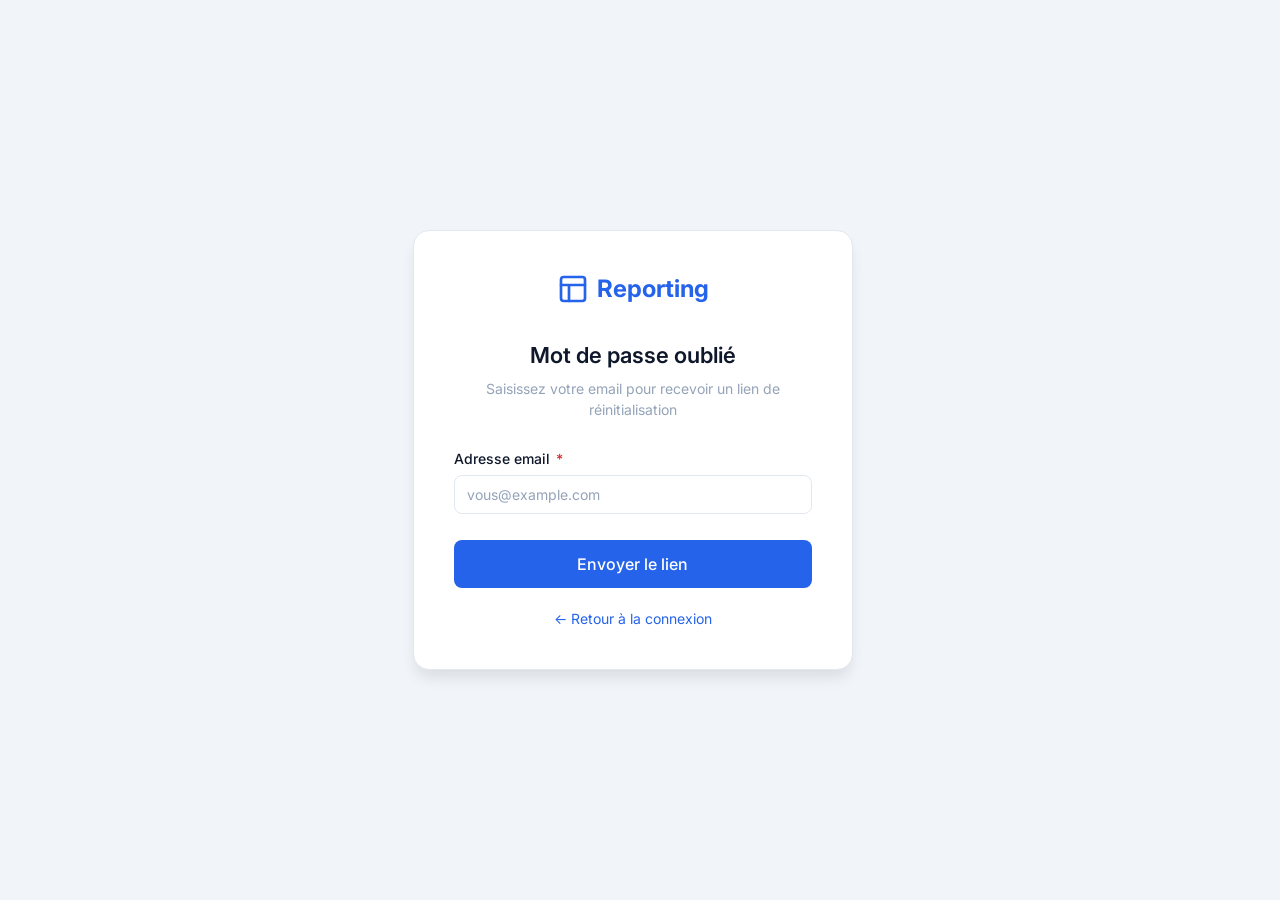
<file: frontend/forgot-password.html>
<!DOCTYPE html>
<html lang="fr">
<head>
  <meta charset="UTF-8">
  <meta name="viewport" content="width=device-width, initial-scale=1.0">
  <title>Mot de passe oublié — Reporting</title>
  <link rel="preconnect" href="https://fonts.googleapis.com">
  <link href="https://fonts.googleapis.com/css2?family=Inter:wght@400;500;600;700&display=swap" rel="stylesheet">
  <link rel="stylesheet" href="css/app.css">
  <script src="js/app.js" defer></script>
</head>
<body>
<div id="toasts"></div>

<div class="auth-wrap">
  <div class="auth-card">
    <div class="auth-logo">
      <div class="brand">
        <svg xmlns="http://www.w3.org/2000/svg" viewBox="0 0 24 24" fill="none" stroke="currentColor" stroke-width="2" stroke-linecap="round" stroke-linejoin="round"><rect x="3" y="3" width="18" height="18" rx="2"/><path d="M3 9h18M9 21V9"/></svg>
        Reporting
      </div>
    </div>

    <h2>Mot de passe oublié</h2>
    <p class="auth-sub">Saisissez votre email pour recevoir un lien de réinitialisation</p>

    <!-- Message de succès -->
    <div id="sent-box" class="alert alert-success hidden" style="margin-bottom:1rem;">
      <svg xmlns="http://www.w3.org/2000/svg" viewBox="0 0 24 24" fill="none" stroke="currentColor" stroke-width="2"><path d="M22 11.08V12a10 10 0 1 1-5.93-9.14"/><polyline points="22 4 12 14.01 9 11.01"/></svg>
      <span>Si un compte existe pour cet email, un lien de réinitialisation vient d'être envoyé. Vérifiez votre boîte (et les spams). Le lien est valable 30 minutes.</span>
    </div>

    <div id="err-box" class="alert alert-danger hidden" style="margin-bottom:1rem;">
      <svg xmlns="http://www.w3.org/2000/svg" viewBox="0 0 24 24" fill="none" stroke="currentColor" stroke-width="2"><circle cx="12" cy="12" r="10"/><line x1="12" y1="8" x2="12" y2="12"/><line x1="12" y1="16" x2="12.01" y2="16"/></svg>
      <span id="err-msg"></span>
    </div>

    <form id="forgot-form" novalidate>
      <div class="form-group">
        <label class="form-label" for="email">Adresse email <span class="req">*</span></label>
        <input id="email" name="email" type="email" class="form-control" placeholder="vous@example.com" autocomplete="email" required>
      </div>
      <button id="submit-btn" type="submit" class="btn btn-primary w-full btn-lg" style="margin-top:.5rem">
        <span id="submit-label">Envoyer le lien</span>
        <span id="submit-spin" class="spinner hidden" style="width:18px;height:18px;border-width:2px;border-color:rgba(255,255,255,.3);border-top-color:#fff;"></span>
      </button>
    </form>

    <div class="auth-footer">
      <a href="login.html">← Retour à la connexion</a>
    </div>
  </div>
</div>

<script>
document.addEventListener('DOMContentLoaded', () => {
  const form = document.getElementById('forgot-form');
  const btn  = document.getElementById('submit-btn');
  const lbl  = document.getElementById('submit-label');
  const spin = document.getElementById('submit-spin');
  const sent = document.getElementById('sent-box');
  const errBox = document.getElementById('err-box');
  const errMsg = document.getElementById('err-msg');

  function loading(v) {
    btn.disabled = v;
    lbl.textContent = v ? 'Envoi…' : 'Envoyer le lien';
    spin.classList.toggle('hidden', !v);
  }

  form.addEventListener('submit', async e => {
    e.preventDefault();
    errBox.classList.add('hidden');
    sent.classList.add('hidden');
    loading(true);

    const payload = {
      email: document.getElementById('email').value.trim(),
      reset_base_url: window.location.origin + '/reset-password.html',
    };

    try {
      const res = await fetch(`${API}/auth/forgot-password`, {
        method: 'POST',
        headers: { 'Content-Type': 'application/json' },
        body: JSON.stringify(payload),
      });
      if (!res.ok) {
        const d = await res.json().catch(() => ({}));
        throw new Error(fmtApiError(d));
      }
      sent.classList.remove('hidden');
      form.reset();
    } catch (err) {
      errMsg.textContent = err instanceof TypeError
        ? 'Impossible de joindre le serveur.'
        : (err.message || 'Erreur inconnue.');
      errBox.classList.remove('hidden');
    } finally {
      loading(false);
    }
  });
});
</script>
</body>
</html>
</file>
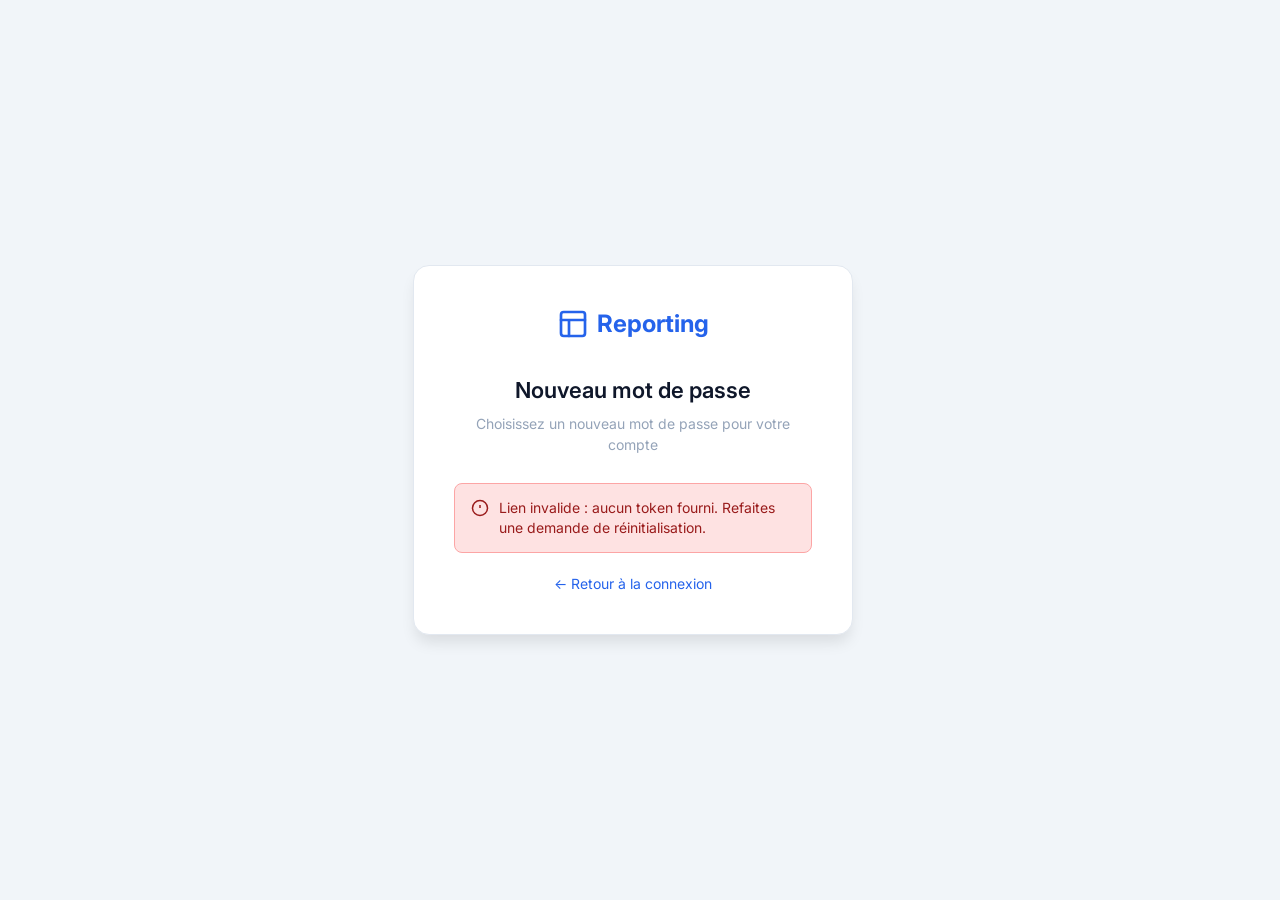
<file: frontend/reset-password.html>
<!DOCTYPE html>
<html lang="fr">
<head>
  <meta charset="UTF-8">
  <meta name="viewport" content="width=device-width, initial-scale=1.0">
  <title>Réinitialiser le mot de passe — Reporting</title>
  <link rel="preconnect" href="https://fonts.googleapis.com">
  <link href="https://fonts.googleapis.com/css2?family=Inter:wght@400;500;600;700&display=swap" rel="stylesheet">
  <link rel="stylesheet" href="css/app.css">
  <script src="js/app.js" defer></script>
</head>
<body>
<div id="toasts"></div>

<div class="auth-wrap">
  <div class="auth-card">
    <div class="auth-logo">
      <div class="brand">
        <svg xmlns="http://www.w3.org/2000/svg" viewBox="0 0 24 24" fill="none" stroke="currentColor" stroke-width="2" stroke-linecap="round" stroke-linejoin="round"><rect x="3" y="3" width="18" height="18" rx="2"/><path d="M3 9h18M9 21V9"/></svg>
        Reporting
      </div>
    </div>

    <h2>Nouveau mot de passe</h2>
    <p class="auth-sub">Choisissez un nouveau mot de passe pour votre compte</p>

    <!-- Token manquant -->
    <div id="no-token" class="alert alert-danger hidden" style="margin-bottom:1rem;">
      <svg xmlns="http://www.w3.org/2000/svg" viewBox="0 0 24 24" fill="none" stroke="currentColor" stroke-width="2"><circle cx="12" cy="12" r="10"/><line x1="12" y1="8" x2="12" y2="12"/><line x1="12" y1="16" x2="12.01" y2="16"/></svg>
      <span>Lien invalide : aucun token fourni. Refaites une demande de réinitialisation.</span>
    </div>

    <!-- Succès -->
    <div id="ok-box" class="alert alert-success hidden" style="margin-bottom:1rem;">
      <svg xmlns="http://www.w3.org/2000/svg" viewBox="0 0 24 24" fill="none" stroke="currentColor" stroke-width="2"><path d="M22 11.08V12a10 10 0 1 1-5.93-9.14"/><polyline points="22 4 12 14.01 9 11.01"/></svg>
      <span>Mot de passe réinitialisé ! Redirection vers la connexion…</span>
    </div>

    <!-- Erreur -->
    <div id="err-box" class="alert alert-danger hidden" style="margin-bottom:1rem;">
      <svg xmlns="http://www.w3.org/2000/svg" viewBox="0 0 24 24" fill="none" stroke="currentColor" stroke-width="2"><circle cx="12" cy="12" r="10"/><line x1="12" y1="8" x2="12" y2="12"/><line x1="12" y1="16" x2="12.01" y2="16"/></svg>
      <span id="err-msg"></span>
    </div>

    <form id="reset-form" novalidate>
      <div class="form-group">
        <label class="form-label" for="pw">Nouveau mot de passe <span class="req">*</span></label>
        <input id="pw" type="password" class="form-control" placeholder="••••••••" autocomplete="new-password" required>
        <p class="form-hint">Au moins 8 caractères, 1 majuscule, 1 chiffre.</p>
      </div>
      <div class="form-group">
        <label class="form-label" for="pw2">Confirmer <span class="req">*</span></label>
        <input id="pw2" type="password" class="form-control" placeholder="••••••••" autocomplete="new-password" required>
      </div>
      <button id="submit-btn" type="submit" class="btn btn-primary w-full btn-lg" style="margin-top:.5rem">
        <span id="submit-label">Réinitialiser</span>
        <span id="submit-spin" class="spinner hidden" style="width:18px;height:18px;border-width:2px;border-color:rgba(255,255,255,.3);border-top-color:#fff;"></span>
      </button>
    </form>

    <div class="auth-footer">
      <a href="login.html">← Retour à la connexion</a>
    </div>
  </div>
</div>

<script>
document.addEventListener('DOMContentLoaded', () => {
  const token = new URLSearchParams(window.location.search).get('token');
  const form = document.getElementById('reset-form');

  if (!token) {
    document.getElementById('no-token').classList.remove('hidden');
    form.style.display = 'none';
    return;
  }

  const btn  = document.getElementById('submit-btn');
  const lbl  = document.getElementById('submit-label');
  const spin = document.getElementById('submit-spin');
  const okBox = document.getElementById('ok-box');
  const errBox = document.getElementById('err-box');
  const errMsg = document.getElementById('err-msg');

  function loading(v) {
    btn.disabled = v;
    lbl.textContent = v ? 'Traitement…' : 'Réinitialiser';
    spin.classList.toggle('hidden', !v);
  }

  form.addEventListener('submit', async e => {
    e.preventDefault();
    errBox.classList.add('hidden');

    const pw  = document.getElementById('pw').value;
    const pw2 = document.getElementById('pw2').value;

    if (pw !== pw2) {
      errMsg.textContent = 'Les mots de passe ne correspondent pas.';
      errBox.classList.remove('hidden');
      return;
    }

    loading(true);
    try {
      const res = await fetch(`${API}/auth/reset-password`, {
        method: 'POST',
        headers: { 'Content-Type': 'application/json' },
        body: JSON.stringify({ token, new_password: pw }),
      });
      if (!res.ok) {
        const d = await res.json().catch(() => ({}));
        throw new Error(fmtApiError(d));
      }
      form.style.display = 'none';
      okBox.classList.remove('hidden');
      setTimeout(() => window.location.href = 'login.html', 2000);
    } catch (err) {
      errMsg.textContent = err instanceof TypeError
        ? 'Impossible de joindre le serveur.'
        : (err.message || 'Erreur inconnue.');
      errBox.classList.remove('hidden');
      loading(false);
    }
  });
});
</script>
</body>
</html>
</file>
<file: frontend/css/app.css>
/* ================================================
   app.css — Design system — Reporting App
   ================================================ */

/* ===== VARIABLES ===== */
:root {
  --primary:        #2563eb;
  --primary-dark:   #1d4ed8;
  --primary-light:  #dbeafe;
  --success:        #16a34a;
  --success-light:  #dcfce7;
  --success-border: #86efac;
  --danger:         #dc2626;
  --danger-light:   #fee2e2;
  --danger-border:  #fca5a5;
  --warning:        #d97706;
  --warning-light:  #fef3c7;
  --warning-border: #fcd34d;
  --info:           #0891b2;
  --info-light:     #cffafe;

  --bg:           #f1f5f9;
  --card:         #ffffff;
  --border:       #e2e8f0;
  --text:         #0f172a;
  --text-sec:     #475569;
  --text-muted:   #94a3b8;

  --radius-sm:  4px;
  --radius:     8px;
  --radius-lg:  12px;
  --radius-xl:  16px;
  --radius-full:9999px;

  --shadow-sm: 0 1px 2px rgba(0,0,0,.05);
  --shadow:    0 1px 3px rgba(0,0,0,.1), 0 1px 2px rgba(0,0,0,.06);
  --shadow-md: 0 4px 6px -1px rgba(0,0,0,.1);
  --shadow-lg: 0 10px 15px -3px rgba(0,0,0,.1);

  --nav-h: 60px;
  --ease:  150ms cubic-bezier(.4,0,.2,1);
}

/* ===== RESET ===== */
*, *::before, *::after { box-sizing: border-box; margin: 0; padding: 0; }
html { font-size: 16px; }
body {
  font-family: 'Inter', system-ui, -apple-system, sans-serif;
  background: var(--bg);
  color: var(--text);
  line-height: 1.5;
  min-height: 100vh;
}
img, svg { display: block; max-width: 100%; }
input, button, textarea, select { font: inherit; }
a { color: var(--primary); text-decoration: none; }
a:hover { text-decoration: underline; }

/* ===== NAVIGATION FLUIDE (crossfade MPA piloté par app.js) ===== */
/* Réserve la gouttière de défilement : pas de saut horizontal entre une page
   qui défile et une page qui ne défile pas. */
html { scrollbar-gutter: stable; background: var(--bg); }

/* Le fond de page suit le thème : pas de flash blanc pendant le repaint. */
html, body { background: var(--bg); }

/* Animations de page :
   - <body> en OPACITÉ seule au tout premier chargement (jamais de transform sur
     body : cela créerait un bloc englobant pour les position:fixed et ferait
     bouger la navbar).
   - À chaque navigation client, SEUL <main class="page-main"> est réinséré : il
     rejoue « content-rise » (fondu + léger glissement), tandis que la navbar
     (jamais démontée) reste parfaitement immobile → aucun flicker.
   Animations inconditionnelles → s'achèvent même si JS échoue (pas d'écran vide). */
@media (prefers-reduced-motion: no-preference) {
  body { animation: page-fade-in .3s ease both; }
  .page-main { animation: content-rise .34s cubic-bezier(.4, 0, .2, 1) both; }
}

@keyframes page-fade-in { from { opacity: 0; } to { opacity: 1; } }
@keyframes content-rise { from { opacity: 0; transform: translateY(10px); } to { opacity: 1; transform: none; } }

/* Barre de progression de navigation (style « app moderne »). */
#nav-progress {
  position: fixed; top: 0; left: 0; height: 3px; width: 100%;
  z-index: 9999; pointer-events: none;
  background: linear-gradient(90deg, var(--primary), var(--info));
  transform: scaleX(0); transform-origin: 0 50%;
  opacity: 0; transition: opacity .2s ease;
}
#nav-progress.active { opacity: 1; animation: nav-progress 1.4s ease-out forwards; }
@keyframes nav-progress {
  0%   { transform: scaleX(0); }
  40%  { transform: scaleX(.55); }
  80%  { transform: scaleX(.82); }
  100% { transform: scaleX(.95); }
}

/* ===== SKELETONS (états de chargement élégants) ===== */
.skeleton {
  background: linear-gradient(100deg, var(--border) 30%, #eef2f7 50%, var(--border) 70%);
  background-size: 200% 100%;
  border-radius: var(--radius-sm);
  animation: skeleton-shine 1.3s ease-in-out infinite;
}
.skeleton-text { height: .75rem; margin: .35rem 0; }
.skeleton-row {
  display: flex; align-items: center; gap: .875rem;
  padding: .9rem 1.25rem; border-bottom: 1px solid var(--border);
}
.skeleton-avatar { width: 32px; height: 32px; border-radius: var(--radius-full); flex-shrink: 0; }
@keyframes skeleton-shine { from { background-position: 200% 0; } to { background-position: -200% 0; } }

@media (prefers-reduced-motion: reduce) {
  body, .page-main { animation: none !important; }
  #nav-progress.active { animation: none; transform: scaleX(.9); }
  .skeleton { animation: none; }
}

/* ===== LAYOUT ===== */
.container    { max-width: 1200px; margin: 0 auto; padding: 0 1.5rem; }
.container-sm { max-width:  480px; margin: 0 auto; padding: 0 1.5rem; }
.container-md { max-width:  800px; margin: 0 auto; padding: 0 1.5rem; }
.page-main { padding: 2rem 0 4rem; min-height: calc(100vh - var(--nav-h)); }
.page-header { margin-bottom: 1.75rem; }
.page-header h1 { font-size: 1.5rem; color: var(--text); }
.page-header p { color: var(--text-sec); margin-top: .25rem; font-size: .9375rem; }

/* ===== FLEX / GRID UTILS ===== */
.flex            { display: flex; }
.flex-col        { flex-direction: column; }
.items-center    { align-items: center; }
.items-start     { align-items: flex-start; }
.justify-center  { justify-content: center; }
.justify-between { justify-content: space-between; }
.justify-end     { justify-content: flex-end; }
.flex-wrap       { flex-wrap: wrap; }
.gap-1  { gap: .25rem; }
.gap-2  { gap: .5rem; }
.gap-3  { gap: .75rem; }
.gap-4  { gap: 1rem; }
.gap-6  { gap: 1.5rem; }
.flex-1 { flex: 1; }
.grid-2 { display: grid; grid-template-columns: repeat(2, 1fr); gap: 1.5rem; }
.grid-3 { display: grid; grid-template-columns: repeat(3, 1fr); gap: 1.25rem; }
.grid-4 { display: grid; grid-template-columns: repeat(4, 1fr); gap: 1rem; }

/* ===== TYPOGRAPHY ===== */
h1 { font-size: 1.875rem; font-weight: 700; }
h2 { font-size: 1.5rem;   font-weight: 600; }
h3 { font-size: 1.25rem;  font-weight: 600; }
h4 { font-size: 1.0625rem; font-weight: 600; }
.text-sm   { font-size: .875rem; }
.text-xs   { font-size: .75rem; }
.text-muted { color: var(--text-muted); }
.text-sec   { color: var(--text-sec); }
.text-center{ text-align: center; }
.font-medium{ font-weight: 500; }
.font-bold  { font-weight: 700; }
.truncate   { overflow: hidden; text-overflow: ellipsis; white-space: nowrap; }

/* ===== SPACING ===== */
.mt-1 { margin-top: .25rem; }
.mt-2 { margin-top: .5rem; }
.mt-3 { margin-top: .75rem; }
.mt-4 { margin-top: 1rem; }
.mt-6 { margin-top: 1.5rem; }
.mt-8 { margin-top: 2rem; }
.mb-1 { margin-bottom: .25rem; }
.mb-2 { margin-bottom: .5rem; }
.mb-4 { margin-bottom: 1rem; }
.mb-6 { margin-bottom: 1.5rem; }
.p-4  { padding: 1rem; }

/* ===== DISPLAY ===== */
.hidden   { display: none !important; }
.block    { display: block; }
.w-full   { width: 100%; }
.min-w-0  { min-width: 0; }

/* ===== NAVBAR ===== */
.navbar {
  height: var(--nav-h);
  background: var(--card);
  border-bottom: 1px solid var(--border);
  position: sticky; top: 0; z-index: 200;
  box-shadow: var(--shadow-sm);
}
.navbar .container { height: 100%; display: flex; align-items: center; justify-content: space-between; }
.nav-brand {
  display: flex; align-items: center; gap: .5rem;
  font-weight: 700; font-size: 1.125rem; color: var(--primary);
  text-decoration: none;
}
.nav-brand svg { width: 28px; height: 28px; }
.nav-links { display: flex; align-items: center; gap: .125rem; }
.nav-link {
  display: flex; align-items: center; gap: .375rem;
  padding: .375rem .75rem; border-radius: var(--radius);
  color: var(--text-sec); font-size: .875rem; font-weight: 500;
  transition: background var(--ease), color var(--ease);
  text-decoration: none;
}
.nav-link:hover, .nav-link.active { background: var(--primary-light); color: var(--primary); text-decoration: none; }
.nav-link svg { width: 16px; height: 16px; }
.nav-right { display: flex; align-items: center; gap: 1rem; }
.nav-user  { display: flex; align-items: center; gap: .625rem; }
.avatar {
  width: 32px; height: 32px; border-radius: 50%;
  background: var(--primary); color: #fff;
  display: flex; align-items: center; justify-content: center;
  font-size: .75rem; font-weight: 700; flex-shrink: 0;
}
.nav-username { font-size: .875rem; font-weight: 500; color: var(--text); }
.nav-role { font-size: .7rem; color: var(--text-muted); }

/* ===== CARD ===== */
.card {
  background: var(--card);
  border: 1px solid var(--border);
  border-radius: var(--radius-lg);
  box-shadow: var(--shadow);
}
.card-header {
  padding: 1.125rem 1.5rem;
  border-bottom: 1px solid var(--border);
  display: flex; align-items: center; justify-content: space-between;
}
.card-title { font-size: 1rem; font-weight: 600; color: var(--text); display: flex; align-items: center; gap: .5rem; }
.card-title svg { width: 18px; height: 18px; }
.card-body { padding: 1.5rem; }
.card-footer {
  padding: 1rem 1.5rem; border-top: 1px solid var(--border);
  background: var(--bg); border-radius: 0 0 var(--radius-lg) var(--radius-lg);
  display: flex; align-items: center; justify-content: flex-end; gap: .75rem;
}

/* ===== BUTTON ===== */
.btn {
  display: inline-flex; align-items: center; justify-content: center; gap: .375rem;
  padding: .5rem 1rem; border: 1px solid transparent; border-radius: var(--radius);
  font-size: .875rem; font-weight: 500; cursor: pointer;
  transition: all var(--ease); text-decoration: none; white-space: nowrap;
  outline: none; line-height: 1.4;
}
.btn:disabled { opacity: .5; cursor: not-allowed; pointer-events: none; }
.btn svg { width: 16px; height: 16px; flex-shrink: 0; }
.btn-primary   { background: var(--primary);  color: #fff; }
.btn-primary:hover   { background: var(--primary-dark); }
.btn-success   { background: var(--success);  color: #fff; }
.btn-success:hover   { background: #15803d; }
.btn-danger    { background: var(--danger);   color: #fff; }
.btn-danger:hover    { background: #b91c1c; }
.btn-secondary { background: var(--bg); color: var(--text); border-color: var(--border); }
.btn-secondary:hover { background: var(--border); }
.btn-ghost     { background: transparent; color: var(--text-sec); }
.btn-ghost:hover     { background: var(--bg); color: var(--text); }
.btn-outline   { background: transparent; color: var(--primary); border-color: var(--primary); }
.btn-outline:hover   { background: var(--primary-light); }
.btn-sm { padding: .3125rem .625rem; font-size: .8125rem; }
.btn-lg { padding: .75rem 1.5rem; font-size: 1rem; }
.btn-icon { padding: .4375rem; border-radius: var(--radius); }

/* ===== FORM ===== */
.form-group { margin-bottom: 1.125rem; }
.form-label {
  display: block; font-size: .875rem; font-weight: 500;
  color: var(--text); margin-bottom: .375rem;
}
.form-label .req { color: var(--danger); margin-left: 2px; }
.form-control {
  display: block; width: 100%;
  padding: .5rem .75rem; border: 1px solid var(--border);
  border-radius: var(--radius); font-size: .875rem; color: var(--text);
  background: var(--card); outline: none;
  transition: border-color var(--ease), box-shadow var(--ease);
}
.form-control:focus {
  border-color: var(--primary);
  box-shadow: 0 0 0 3px rgba(37,99,235,.12);
}
.form-control::placeholder { color: var(--text-muted); }
.form-control:disabled { background: var(--bg); color: var(--text-muted); cursor: not-allowed; }
textarea.form-control { resize: vertical; min-height: 90px; }
select.form-control {
  appearance: none; cursor: pointer;
  background-image: url("data:image/svg+xml,%3Csvg xmlns='http://www.w3.org/2000/svg' width='12' height='8'%3E%3Cpath d='M1 1l5 5 5-5' stroke='%2394a3b8' stroke-width='1.5' fill='none' stroke-linecap='round'/%3E%3C/svg%3E");
  background-repeat: no-repeat; background-position: right .75rem center;
  padding-right: 2rem;
}
.form-hint  { font-size: .75rem; color: var(--text-muted); margin-top: .25rem; }
.form-error { font-size: .75rem; color: var(--danger);    margin-top: .25rem; }
.input-group { display: flex; gap: .5rem; }
.input-group .form-control { flex: 1; }

/* ===== BADGE ===== */
.badge {
  display: inline-flex; align-items: center; gap: .25rem;
  padding: .125rem .5rem; border-radius: var(--radius-full);
  font-size: .75rem; font-weight: 500; white-space: nowrap;
}
.badge-success   { background: var(--success-light); color: var(--success); }
.badge-danger    { background: var(--danger-light);  color: var(--danger); }
.badge-warning   { background: var(--warning-light); color: var(--warning); }
.badge-info      { background: var(--info-light);    color: var(--info); }
.badge-secondary { background: #f1f5f9; color: var(--text-sec); }
.badge-primary   { background: var(--primary-light); color: var(--primary); }

/* ===== TABLE ===== */
.table-wrap { overflow-x: auto; border-radius: var(--radius-lg); border: 1px solid var(--border); }
table  { width: 100%; border-collapse: collapse; font-size: .875rem; }
thead th {
  padding: .75rem 1rem; text-align: left;
  font-size: .75rem; font-weight: 600; text-transform: uppercase;
  letter-spacing: .05em; color: var(--text-muted);
  background: var(--bg); border-bottom: 1px solid var(--border);
  white-space: nowrap;
}
tbody td {
  padding: .875rem 1rem; border-bottom: 1px solid var(--border);
  color: var(--text-sec); vertical-align: middle;
}
tbody tr:last-child td { border-bottom: none; }
tbody tr:hover td { background: #f8fafc; }
.td-main { font-weight: 500; color: var(--text); }
.td-actions { display: flex; align-items: center; gap: .375rem; }

/* ===== WIZARD STEPS ===== */
.wizard {
  display: flex; align-items: flex-start;
  margin-bottom: 2.5rem; position: relative;
}
.wizard::before {
  content: ''; position: absolute;
  top: 17px; left: calc(50px / 2); right: calc(50px / 2);
  height: 2px; background: var(--border); z-index: 0;
}
.w-step {
  display: flex; flex-direction: column; align-items: center;
  flex: 1; position: relative; z-index: 1;
}
.w-step-circle {
  width: 36px; height: 36px; border-radius: 50%;
  border: 2px solid var(--border); background: var(--card);
  display: flex; align-items: center; justify-content: center;
  font-size: .8125rem; font-weight: 600; color: var(--text-muted);
  transition: all var(--ease);
}
.w-step.active  .w-step-circle { border-color: var(--primary); color: var(--primary); background: var(--primary-light); }
.w-step.done    .w-step-circle { border-color: var(--success); background: var(--success); color: #fff; }
.w-step-label {
  font-size: .75rem; color: var(--text-muted); margin-top: .5rem;
  text-align: center; max-width: 80px; line-height: 1.3;
}
.w-step.active .w-step-label { color: var(--primary); font-weight: 500; }
.w-step.done   .w-step-label { color: var(--success); }

/* ===== UPLOAD ZONE ===== */
.upload-zone {
  border: 2px dashed var(--border); border-radius: var(--radius-lg);
  padding: 3rem 2rem; text-align: center; cursor: pointer;
  position: relative; transition: border-color var(--ease), background var(--ease);
}
.upload-zone:hover, .upload-zone.over { border-color: var(--primary); background: var(--primary-light); }
.upload-zone input[type="file"] {
  position: absolute; inset: 0; opacity: 0;
  cursor: pointer; width: 100%; height: 100%;
}
.upload-zone .icon { color: var(--text-muted); margin: 0 auto 1rem; }
.upload-zone .icon svg { width: 48px; height: 48px; }
.upload-zone.over .icon { color: var(--primary); }
.upload-zone h3 { font-size: 1rem; margin-bottom: .25rem; }
.upload-zone p  { font-size: .875rem; color: var(--text-sec); }
.upload-formats { font-size: .75rem; color: var(--text-muted); margin-top: .5rem; }

/* ===== FILE INFO STRIP ===== */
.file-strip {
  display: flex; align-items: center; gap: 1rem;
  padding: .875rem 1rem; background: var(--bg);
  border: 1px solid var(--border); border-radius: var(--radius);
}
.file-strip .f-icon {
  width: 40px; height: 40px; border-radius: var(--radius);
  background: var(--success-light); display: flex; align-items: center; justify-content: center; flex-shrink: 0;
}
.file-strip .f-icon svg { width: 22px; height: 22px; color: var(--success); }
.file-strip .f-info { min-width: 0; flex: 1; }
.file-strip .f-name { font-weight: 500; font-size: .9375rem; color: var(--text); }
.file-strip .f-meta { font-size: .8125rem; color: var(--text-muted); margin-top: 1px; }

/* ===== COLUMN SELECTION ===== */
.col-grid { display: grid; grid-template-columns: repeat(auto-fill, minmax(260px, 1fr)); gap: .75rem; }
.col-item {
  display: flex; align-items: center; gap: .75rem;
  padding: .75rem; border: 1px solid var(--border);
  border-radius: var(--radius); cursor: pointer;
  transition: border-color var(--ease), background var(--ease);
  background: var(--card);
}
.col-item:hover { border-color: var(--primary); }
.col-item.selected { border-color: var(--primary); background: var(--primary-light); }
.col-item input[type="checkbox"] { width: 16px; height: 16px; accent-color: var(--primary); flex-shrink: 0; cursor: pointer; }
.col-item .col-info { min-width: 0; flex: 1; }
.col-item .col-name { font-weight: 500; font-size: .875rem; color: var(--text); }
.col-item .col-meta { font-size: .75rem; color: var(--text-muted); margin-top: 1px; }
.col-width {
  width: 60px; padding: .25rem .375rem; text-align: center;
  border: 1px solid var(--border); border-radius: var(--radius-sm);
  font-size: .8125rem; outline: none;
  transition: border-color var(--ease);
}
.col-width:focus { border-color: var(--primary); }

/* ===== PROGRESS ===== */
.progress { height: 8px; background: var(--border); border-radius: var(--radius-full); overflow: hidden; }
.progress-bar { height: 100%; background: var(--primary); border-radius: var(--radius-full); transition: width .3s ease; }
.progress-bar.success { background: var(--success); }

/* ===== SPINNER ===== */
.spinner {
  display: inline-block; width: 20px; height: 20px;
  border: 2px solid var(--border); border-top-color: var(--primary);
  border-radius: 50%; animation: spin .6s linear infinite;
}
.spinner-lg { width: 40px; height: 40px; border-width: 3px; }
.spinner-center { display: flex; align-items: center; justify-content: center; padding: 3rem; }
@keyframes spin { to { transform: rotate(360deg); } }

/* ===== STAT CARDS ===== */
.stat-card {
  background: var(--card); border: 1px solid var(--border);
  border-radius: var(--radius-lg); padding: 1.25rem 1.5rem;
  box-shadow: var(--shadow);
}
.stat-card .stat-label { font-size: .75rem; font-weight: 600; text-transform: uppercase; letter-spacing: .05em; color: var(--text-muted); }
.stat-card .stat-val   { font-size: 2rem; font-weight: 700; color: var(--text); line-height: 1.2; margin-top: .25rem; }
.stat-card .stat-sub   { font-size: .8125rem; color: var(--text-muted); margin-top: .25rem; }
.stat-card .stat-icon  { width: 44px; height: 44px; border-radius: var(--radius); display: flex; align-items: center; justify-content: center; }
.stat-card .stat-icon svg { width: 24px; height: 24px; }

/* ===== MODAL ===== */
.modal-back {
  position: fixed; inset: 0; background: rgba(0,0,0,.4);
  display: flex; align-items: center; justify-content: center;
  z-index: 1000; padding: 1rem;
  animation: fadein .15s ease;
}
.modal-back.hidden { display: none; }
@keyframes fadein { from { opacity: 0; } to { opacity: 1; } }
.modal {
  background: var(--card); border-radius: var(--radius-lg);
  box-shadow: var(--shadow-lg); width: 100%; max-width: 520px;
  animation: slideup .2s ease;
}
.modal-lg { max-width: 720px; }
@keyframes slideup { from { transform: translateY(16px); opacity: 0; } to { transform: translateY(0); opacity: 1; } }
.modal-head {
  padding: 1.125rem 1.5rem; border-bottom: 1px solid var(--border);
  display: flex; align-items: center; justify-content: space-between;
}
.modal-title { font-size: 1.0625rem; font-weight: 600; }
.modal-x {
  width: 28px; height: 28px; display: flex; align-items: center; justify-content: center;
  background: none; border: none; cursor: pointer; border-radius: var(--radius-sm);
  font-size: 1.25rem; line-height: 1; color: var(--text-muted);
  transition: background var(--ease);
}
.modal-x:hover { background: var(--bg); color: var(--text); }
.modal-body { padding: 1.5rem; }
.modal-foot {
  padding: 1rem 1.5rem; border-top: 1px solid var(--border);
  display: flex; justify-content: flex-end; gap: .75rem;
}

/* ===== TOAST ===== */
#toasts {
  position: fixed; top: calc(var(--nav-h) + 1rem); right: 1rem;
  z-index: 2000; display: flex; flex-direction: column; gap: .5rem;
  max-width: 360px; pointer-events: none;
}
.toast {
  display: flex; align-items: flex-start; gap: .75rem;
  padding: .875rem 1rem; border-radius: var(--radius);
  box-shadow: var(--shadow-md); background: var(--card);
  border: 1px solid var(--border);
  opacity: 0; transform: translateX(16px);
  transition: all .25s ease; pointer-events: auto;
  font-size: .875rem;
}
.toast.in { opacity: 1; transform: translateX(0); }
.toast-ico { flex-shrink: 0; margin-top: 1px; font-size: 1rem; }
.toast-msg { flex: 1; color: var(--text); line-height: 1.4; }
.toast-x   { background: none; border: none; cursor: pointer; color: var(--text-muted); font-size: 1.125rem; line-height: 1; padding: 0; }
.toast.success { border-left: 3px solid var(--success); }
.toast.success .toast-ico { color: var(--success); }
.toast.danger  { border-left: 3px solid var(--danger); }
.toast.danger  .toast-ico { color: var(--danger); }
.toast.warning { border-left: 3px solid var(--warning); }
.toast.warning .toast-ico { color: var(--warning); }
.toast.info    { border-left: 3px solid var(--info); }
.toast.info    .toast-ico { color: var(--info); }

/* ===== ALERT ===== */
.alert {
  padding: .875rem 1rem; border-radius: var(--radius);
  border: 1px solid; display: flex; align-items: flex-start;
  gap: .625rem; font-size: .875rem; line-height: 1.4;
}
.alert svg { width: 18px; height: 18px; flex-shrink: 0; margin-top: 1px; }
.alert-success { background: var(--success-light); border-color: var(--success-border); color: #14532d; }
.alert-danger  { background: var(--danger-light);  border-color: var(--danger-border);  color: #991b1b; }
.alert-warning { background: var(--warning-light); border-color: var(--warning-border); color: #78350f; }
.alert-info    { background: var(--info-light);    border-color: #67e8f9;               color: #0c4a6e; }

/* ===== PAGINATION ===== */
.pagination { display: flex; align-items: center; gap: .375rem; }
.page-btn {
  min-width: 32px; height: 32px; padding: 0 .5rem;
  border: 1px solid var(--border); background: var(--card);
  border-radius: var(--radius); font-size: .8125rem; cursor: pointer;
  display: flex; align-items: center; justify-content: center;
  transition: all var(--ease); color: var(--text-sec);
}
.page-btn:hover:not(:disabled) { border-color: var(--primary); color: var(--primary); }
.page-btn.active { background: var(--primary); color: #fff; border-color: var(--primary); }
.page-btn:disabled { opacity: .4; cursor: not-allowed; }
.page-info { font-size: .8125rem; color: var(--text-muted); padding: 0 .5rem; }

/* ===== FILTERS BAR ===== */
.filters {
  display: flex; align-items: center; gap: .75rem;
  padding: 1rem 1.25rem; background: var(--card);
  border: 1px solid var(--border); border-radius: var(--radius-lg);
  margin-bottom: 1.25rem; flex-wrap: wrap;
}
.filters .form-control { min-width: 130px; }

/* ===== EMPTY STATE ===== */
.empty { text-align: center; padding: 3rem 2rem; color: var(--text-muted); }
.empty svg { width: 48px; height: 48px; margin: 0 auto 1rem; }
.empty h3 { font-size: 1rem; color: var(--text-sec); margin-bottom: .375rem; }
.empty p  { font-size: .875rem; }

/* ===== DATA PREVIEW ===== */
.preview-wrap { border: 1px solid var(--border); border-radius: var(--radius); overflow: auto; max-height: 240px; }
.preview-wrap table { font-size: .8125rem; }
.preview-wrap thead th { position: sticky; top: 0; z-index: 2; background: #f1f5f9; font-size: .7rem; }

/* ===== HISTORY ITEMS ===== */
.hist-item {
  display: flex; align-items: center; gap: 1rem;
  padding: .875rem 1.25rem; background: var(--card);
  border: 1px solid var(--border); border-radius: var(--radius);
  cursor: pointer; transition: border-color var(--ease), box-shadow var(--ease);
}
.hist-item:hover { border-color: var(--primary); box-shadow: 0 0 0 3px var(--primary-light); }
.hist-icon { width: 40px; height: 40px; border-radius: var(--radius); display: flex; align-items: center; justify-content: center; flex-shrink: 0; }
.hist-icon svg { width: 20px; height: 20px; }
.hist-main { min-width: 0; flex: 1; }
.hist-name { font-weight: 500; font-size: .9375rem; color: var(--text); }
.hist-sub  { font-size: .8125rem; color: var(--text-muted); margin-top: 2px; }
.hist-right { display: flex; flex-direction: column; align-items: flex-end; gap: .25rem; }

/* ===== AUTH PAGE ===== */
.auth-wrap { min-height: 100vh; display: flex; align-items: center; justify-content: center; background: var(--bg); padding: 1.5rem; }
.auth-card { background: var(--card); border: 1px solid var(--border); border-radius: var(--radius-xl); padding: 2.5rem; width: 100%; max-width: 440px; box-shadow: var(--shadow-lg); }
.auth-logo { text-align: center; margin-bottom: 2rem; }
.auth-logo .brand { font-size: 1.5rem; font-weight: 700; color: var(--primary); display: flex; align-items: center; justify-content: center; gap: .5rem; }
.auth-logo .brand svg { width: 32px; height: 32px; }
.auth-card h2 { text-align: center; font-size: 1.375rem; margin-bottom: .375rem; }
.auth-card .auth-sub { font-size: .875rem; color: var(--text-muted); text-align: center; margin-bottom: 1.75rem; }
.auth-footer { text-align: center; font-size: .875rem; color: var(--text-muted); margin-top: 1.25rem; }

/* ===== TIMELINE ===== */
.timeline { position: relative; padding-left: 1.5rem; }
.timeline::before { content: ''; position: absolute; left: .5rem; top: 0; bottom: 0; width: 2px; background: var(--border); }
.tl-item { position: relative; padding-bottom: 1.25rem; }
.tl-item:last-child { padding-bottom: 0; }
.tl-dot {
  position: absolute; left: -1.5rem; top: .25rem;
  width: 12px; height: 12px; border-radius: 50%;
  border: 2px solid var(--card); background: var(--primary); box-shadow: 0 0 0 1px var(--primary);
}
.tl-dot.success { background: var(--success); box-shadow: 0 0 0 1px var(--success); }
.tl-dot.danger  { background: var(--danger);  box-shadow: 0 0 0 1px var(--danger); }
.tl-time { font-size: .75rem; color: var(--text-muted); }
.tl-action { font-size: .875rem; font-weight: 500; color: var(--text); }

/* ===== RESPONSIVE ===== */
@media (max-width: 768px) {
  .grid-2, .grid-3, .grid-4 { grid-template-columns: 1fr; }
  .filters { flex-direction: column; align-items: stretch; }
  .w-step-label { display: none; }
  h1 { font-size: 1.375rem; }
  .container { padding: 0 1rem; }
}
@media (max-width: 480px) {
  .auth-card { padding: 1.75rem 1.25rem; }
  .nav-links { display: none; }
}

/* ===== ONGLETS & TABLEAUX ADMIN (déplacé depuis admin.html pour rester
   disponible en navigation client, où le <head> des pages n'est pas rechargé) ===== */
.tabs { display:flex; gap:.25rem; border-bottom:1px solid var(--border); margin-bottom:1.5rem; flex-wrap:wrap }
.tab-btn {
  display:inline-flex; align-items:center; gap:.45rem; padding:.7rem 1.1rem;
  background:transparent; border:none; border-bottom:2px solid transparent;
  font-size:.9rem; font-weight:500; color:var(--text-sec); cursor:pointer;
  transition:all var(--ease); margin-bottom:-1px;
}
.tab-btn:hover { color:var(--text) }
.tab-btn.active { color:var(--primary); border-bottom-color:var(--primary) }
.tab-btn svg { width:16px; height:16px }
.tab-panel { display:none }
.tab-panel.active { display:block }
th.sortable { cursor:pointer; user-select:none; white-space:nowrap }
th.sortable:hover { color:var(--primary) }
th.sortable .arrow { opacity:.4; font-size:.7rem }
th.sortable.sorted .arrow { opacity:1 }
.kv { width:100%; font-size:.875rem; border-collapse:collapse }
.kv td { padding:.45rem 0; vertical-align:top }
.kv td:first-child { color:var(--text-muted); width:42%; padding-right:1rem }
.kv td:last-child { font-weight:500 }
</file>
